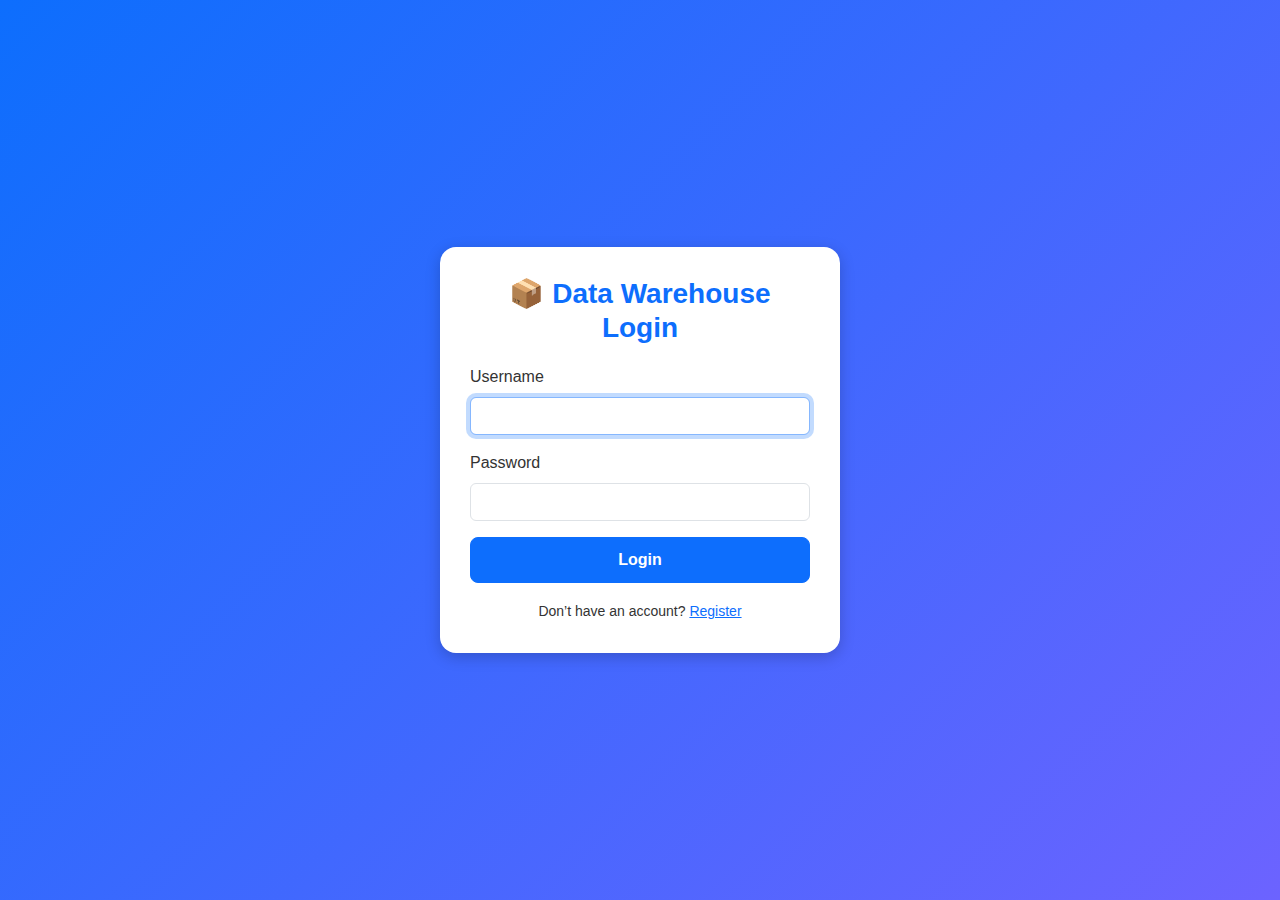
<file: data-warehouse/admin/login.html>
<!DOCTYPE html>
<html lang="en">
<head>
  <meta charset="UTF-8">
  <title>🔐 Login | Data Warehouse</title>
  <meta name="viewport" content="width=device-width, initial-scale=1">
  <link href="https://cdn.jsdelivr.net/npm/bootstrap@5.3.3/dist/css/bootstrap.min.css" rel="stylesheet">
  <style>
    body {
      background: linear-gradient(135deg, #0d6efd 0%, #6c63ff 100%);
      height: 100vh;
      display: flex;
      justify-content: center;
      align-items: center;
      font-family: 'Inter', sans-serif;
      color: #fff;
    }
    .login-card {
      background: #ffffff;
      color: #333;
      border-radius: 16px;
      box-shadow: 0 4px 15px rgba(0,0,0,0.2);
      width: 100%;
      max-width: 400px;
      padding: 30px;
    }
    .login-card h3 {
      color: #0d6efd;
      font-weight: 600;
      text-align: center;
      margin-bottom: 20px;
    }
    .btn-primary {
      width: 100%;
      padding: 10px;
      font-weight: 600;
      border-radius: 8px;
    }
    .alert {
      text-align: center;
      padding: 8px 12px;
    }
  </style>
</head>
<body>
  <div class="login-card">
    <h3>📦 Data Warehouse Login</h3>
    <div id="alertBox"></div>
    <form id="loginForm">
      <div class="mb-3">
        <label for="username" class="form-label">Username</label>
        <input type="text" id="username" class="form-control" required autofocus />
      </div>
      <div class="mb-3">
        <label for="password" class="form-label">Password</label>
        <input type="password" id="password" class="form-control" required />
      </div>
      <button type="submit" class="btn btn-primary">Login</button>
    </form>

    <div class="text-center mt-3">
      <small>Don’t have an account? <a href="#" id="showRegister" class="text-primary">Register</a></small>
    </div>

    <form id="registerForm" class="mt-3 d-none">
      <div class="mb-2">
        <label for="newUsername" class="form-label">New Username</label>
        <input type="text" id="newUsername" class="form-control" required />
      </div>
      <div class="mb-2">
        <label for="newPassword" class="form-label">New Password</label>
        <input type="password" id="newPassword" class="form-control" required />
      </div>
      <button type="submit" class="btn btn-success w-100">Register</button>
      <div class="text-center mt-2">
        <a href="#" id="backToLogin" class="text-primary small">← Back to Login</a>
      </div>
    </form>
  </div>

  <script>
    const alertBox = document.getElementById("alertBox");
    function showAlert(message, type = "danger") {
      alertBox.innerHTML = `<div class="alert alert-${type}" role="alert">${message}</div>`;
      setTimeout(() => alertBox.innerHTML = "", 3000);
    }

    // Toggle between login and register
    document.getElementById("showRegister").addEventListener("click", () => {
      document.getElementById("loginForm").classList.add("d-none");
      document.getElementById("registerForm").classList.remove("d-none");
    });
    document.getElementById("backToLogin").addEventListener("click", () => {
      document.getElementById("registerForm").classList.add("d-none");
      document.getElementById("loginForm").classList.remove("d-none");
    });

    // Login handler
    document.getElementById("loginForm").addEventListener("submit", async (e) => {
      e.preventDefault();
      const username = document.getElementById("username").value.trim();
      const password = document.getElementById("password").value.trim();

      const formData = new FormData();
      formData.append("username", username);
      formData.append("password", password);

      try {
        const res = await fetch("/api/login", {
          method: "POST",
          body: formData
        });

        if (!res.ok) {
          showAlert("❌ Invalid username or password");
          return;
        }

        const data = await res.json();
        localStorage.setItem("token", data.access_token);
        localStorage.setItem("username", data.username);
        localStorage.setItem("is_admin", data.is_admin);

        showAlert("✅ Login successful!", "success");

        setTimeout(() => {
          if (data.is_admin) {
            window.location.href = "/admin/index.html";  // Admin dashboard
          } else {
            window.location.href = "/user/user.html";   // User page
          }
        }, 1000);
      } catch (err) {
        showAlert("⚠️ Server error. Please try again later.");
        console.error(err);
      }
    });

    // Registration handler
    document.getElementById("registerForm").addEventListener("submit", async (e) => {
      e.preventDefault();
      const username = document.getElementById("newUsername").value.trim();
      const password = document.getElementById("newPassword").value.trim();

      const formData = new FormData();
      formData.append("username", username);
      formData.append("password", password);

      try {
        const res = await fetch("/api/register", { method: "POST", body: formData });
        if (res.ok) {
          showAlert("✅ Registration successful! Please login.", "success");
          document.getElementById("registerForm").classList.add("d-none");
          document.getElementById("loginForm").classList.remove("d-none");
        } else {
          const err = await res.json();
          showAlert(err.detail || "❌ Registration failed");
        }
      } catch (err) {
        showAlert("⚠️ Could not connect to server.");
      }
    });
  </script>
</body>
</html>
</file>
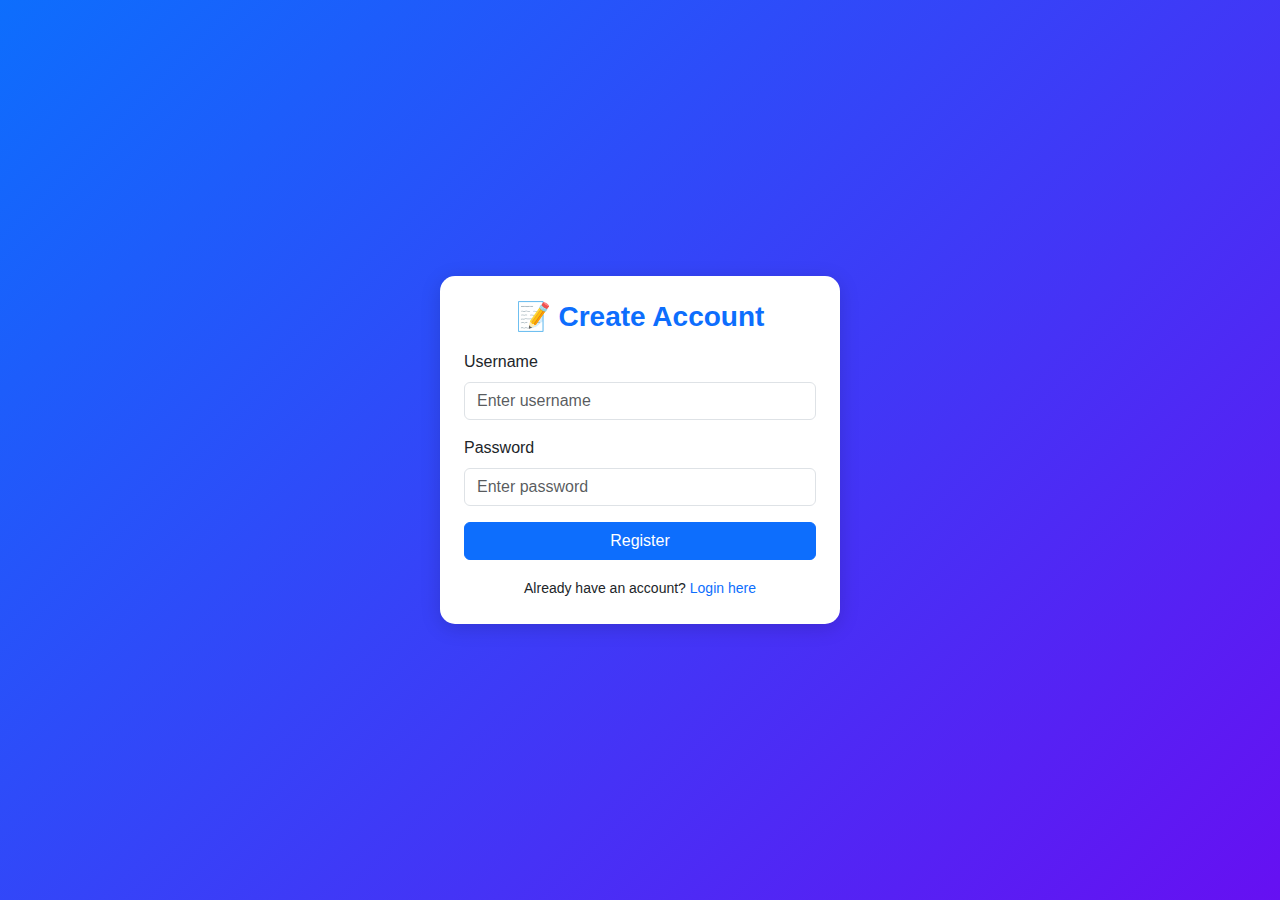
<file: data-warehouse/admin/register.html>
<!DOCTYPE html>
<html lang="en">
<head>
  <meta charset="UTF-8" />
  <meta name="viewport" content="width=device-width, initial-scale=1.0" />
  <title>📝 Register - Data Warehouse</title>
  <link href="https://cdn.jsdelivr.net/npm/bootstrap@5.3.3/dist/css/bootstrap.min.css" rel="stylesheet" />
  <style>
    body {
      background: linear-gradient(135deg, #0d6efd 0%, #6610f2 100%);
      height: 100vh;
      display: flex;
      justify-content: center;
      align-items: center;
      font-family: "Inter", sans-serif;
    }
    .card {
      width: 400px;
      border: none;
      border-radius: 15px;
      box-shadow: 0 4px 20px rgba(0, 0, 0, 0.15);
    }
    .card h3 {
      color: #0d6efd;
      font-weight: 700;
      text-align: center;
      margin-bottom: 1rem;
    }
    .btn-primary {
      width: 100%;
    }
    a {
      color: #0d6efd;
      text-decoration: none;
    }
    a:hover {
      text-decoration: underline;
    }
  </style>
</head>
<body>
  <div class="card p-4">
    <h3>📝 Create Account</h3>
    <form id="registerForm">
      <div class="mb-3">
        <label class="form-label">Username</label>
        <input type="text" id="username" class="form-control" placeholder="Enter username" required />
      </div>
      <div class="mb-3">
        <label class="form-label">Password</label>
        <input type="password" id="password" class="form-control" placeholder="Enter password" required />
      </div>
      <button type="submit" class="btn btn-primary">Register</button>
    </form>

    <div class="text-center mt-3">
      <small>Already have an account? <a href="login.html">Login here</a></small>
    </div>
  </div>

  <script>
    document.getElementById("registerForm").addEventListener("submit", async (e) => {
      e.preventDefault();

      const username = document.getElementById("username").value.trim();
      const password = document.getElementById("password").value.trim();

      if (!username || !password) {
        alert("⚠️ Please fill out all fields.");
        return;
      }

      try {
        const formData = new FormData();
        formData.append("username", username);
        formData.append("password", password);

        const res = await fetch("/api/register", {
          method: "POST",
          body: formData,
        });

        if (res.ok) {
          alert("✅ Registration successful! Redirecting to login...");
          setTimeout(() => {
            window.location.href = "login.html";
          }, 1000);
        } else {
          const data = await res.json();
          alert("❌ " + (data.detail || "Registration failed"));
        }
      } catch (err) {
        console.error("Registration error:", err);
        alert("❌ Error occurred during registration.");
      }
    });
  </script>
</body>
</html>
</file>
